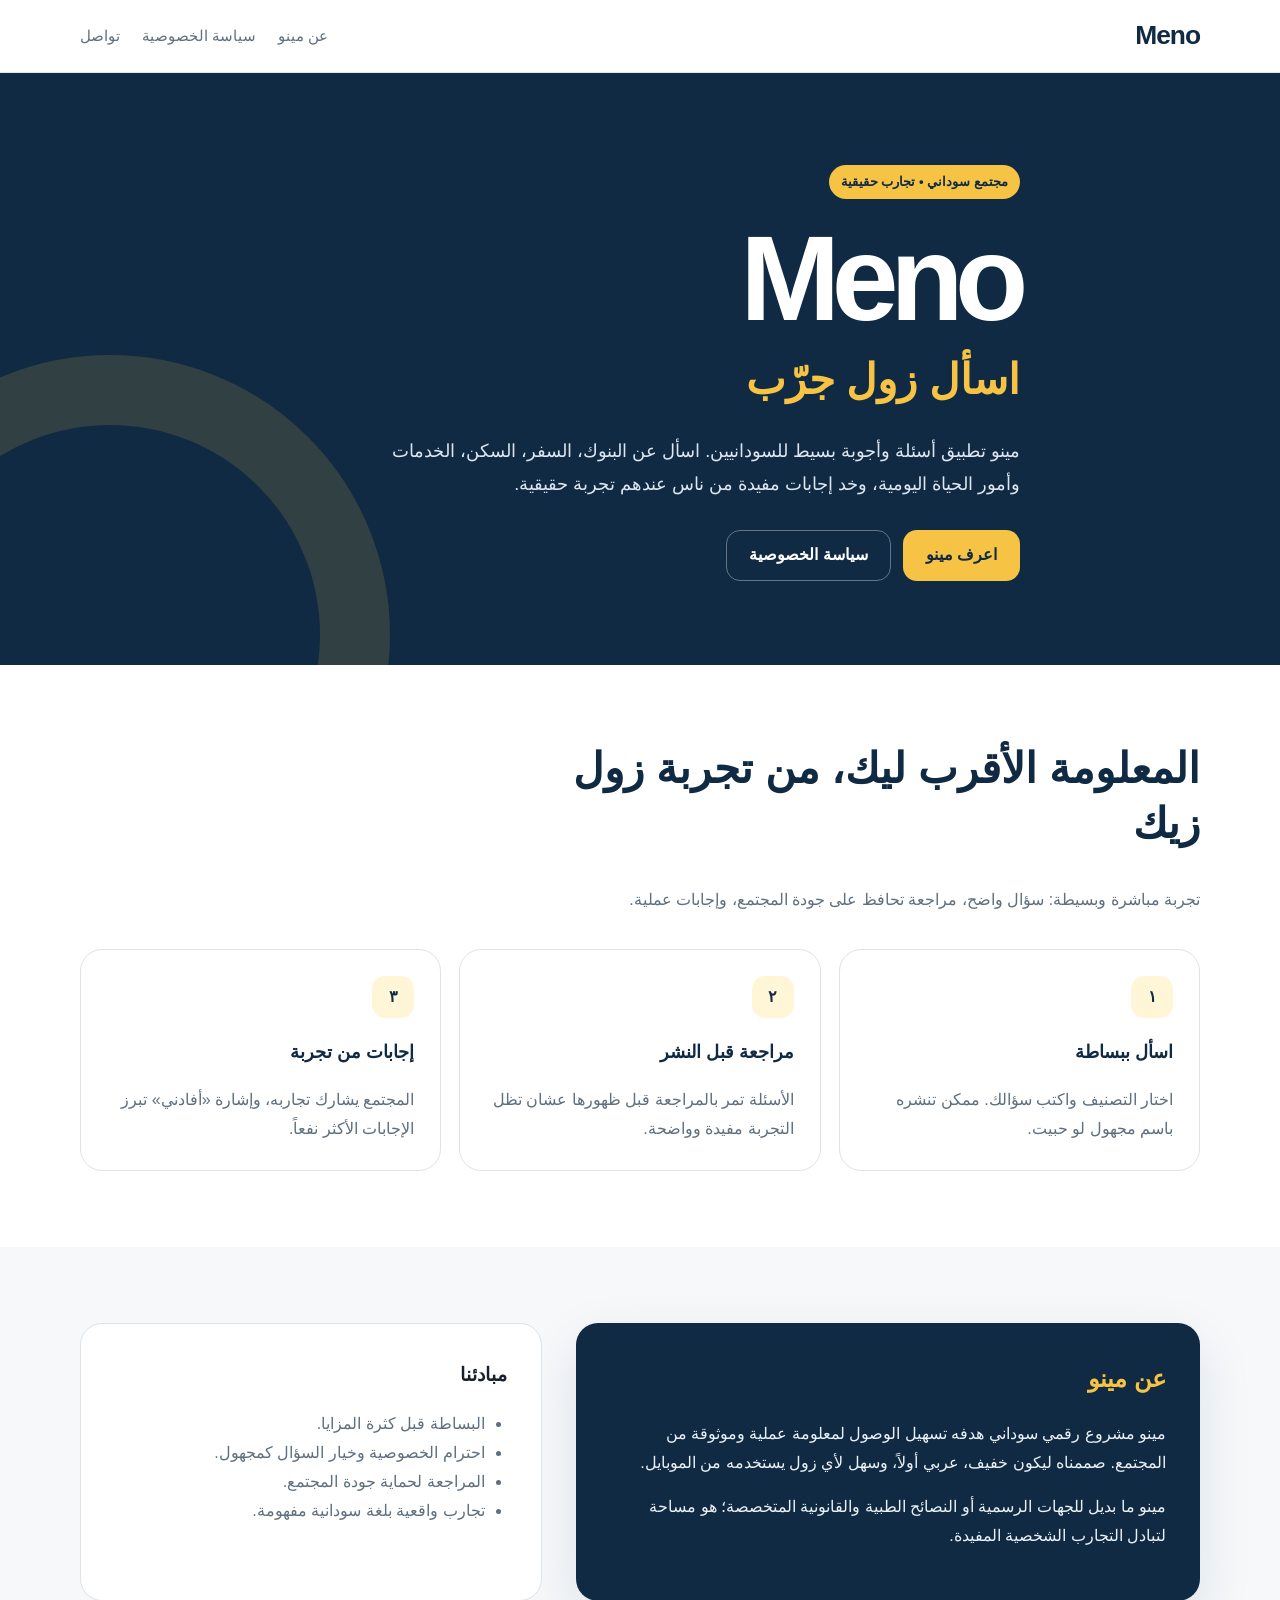
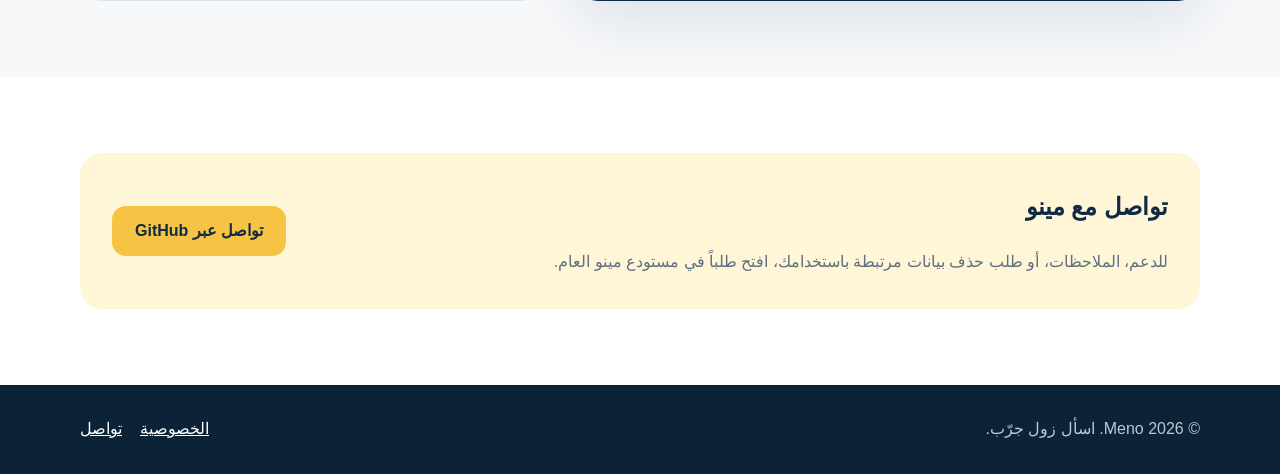
<file: docs/index.html>
<!doctype html>
<html lang="ar" dir="rtl">
<head>
  <meta charset="utf-8">
  <meta name="viewport" content="width=device-width, initial-scale=1">
  <meta name="theme-color" content="#102a43">
  <meta name="description" content="مينو منصة سودانية بسيطة للأسئلة والأجوبة المبنية على التجارب الحقيقية.">
  <meta property="og:title" content="Meno — اسأل زول جرّب">
  <meta property="og:description" content="اسأل المجتمع السوداني وخد إجابات من ناس جرّبوا.">
  <meta property="og:type" content="website">
  <meta property="og:url" content="https://3bdulra7maaan.github.io/meno-app/">
  <title>Meno | اسأل زول جرّب</title>
  <link rel="stylesheet" href="styles.css">
</head>
<body>
  <header class="site-header">
    <div class="container nav">
      <a class="brand" href="./" aria-label="Meno الرئيسية">Meno</a>
      <nav class="nav-links" aria-label="التنقل الرئيسي">
        <a href="#about">عن مينو</a>
        <a href="privacy.html">سياسة الخصوصية</a>
        <a href="#contact">تواصل</a>
      </nav>
    </div>
  </header>

  <main>
    <section class="hero">
      <div class="container hero-content">
        <span class="eyebrow">مجتمع سوداني • تجارب حقيقية</span>
        <h1>Meno</h1>
        <p class="tagline">اسأل زول جرّب</p>
        <p class="hero-copy">مينو تطبيق أسئلة وأجوبة بسيط للسودانيين. اسأل عن البنوك، السفر، السكن، الخدمات وأمور الحياة اليومية، وخد إجابات مفيدة من ناس عندهم تجربة حقيقية.</p>
        <div class="hero-actions">
          <a class="button button-primary" href="#about">اعرف مينو</a>
          <a class="button button-secondary" href="privacy.html">سياسة الخصوصية</a>
        </div>
      </div>
    </section>

    <section class="section section-white" aria-labelledby="how-title">
      <div class="container">
        <div class="section-heading">
          <h2 id="how-title">المعلومة الأقرب ليك، من تجربة زول زيك</h2>
          <p>تجربة مباشرة وبسيطة: سؤال واضح، مراجعة تحافظ على جودة المجتمع، وإجابات عملية.</p>
        </div>
        <div class="cards">
          <article class="card">
            <span class="card-number">١</span>
            <h3>اسأل ببساطة</h3>
            <p>اختار التصنيف واكتب سؤالك. ممكن تنشره باسم مجهول لو حبيت.</p>
          </article>
          <article class="card">
            <span class="card-number">٢</span>
            <h3>مراجعة قبل النشر</h3>
            <p>الأسئلة تمر بالمراجعة قبل ظهورها عشان تظل التجربة مفيدة وواضحة.</p>
          </article>
          <article class="card">
            <span class="card-number">٣</span>
            <h3>إجابات من تجربة</h3>
            <p>المجتمع يشارك تجاربه، وإشارة «أفادني» تبرز الإجابات الأكثر نفعاً.</p>
          </article>
        </div>
      </div>
    </section>

    <section class="section" id="about" aria-labelledby="about-title">
      <div class="container about-panel">
        <div class="about-copy">
          <h2 id="about-title">عن مينو</h2>
          <p>مينو مشروع رقمي سوداني هدفه تسهيل الوصول لمعلومة عملية وموثوقة من المجتمع. صممناه ليكون خفيف، عربي أولاً، وسهل لأي زول يستخدمه من الموبايل.</p>
          <p>مينو ما بديل للجهات الرسمية أو النصائح الطبية والقانونية المتخصصة؛ هو مساحة لتبادل التجارب الشخصية المفيدة.</p>
        </div>
        <div class="principles">
          <h3>مبادئنا</h3>
          <ul>
            <li>البساطة قبل كثرة المزايا.</li>
            <li>احترام الخصوصية وخيار السؤال كمجهول.</li>
            <li>المراجعة لحماية جودة المجتمع.</li>
            <li>تجارب واقعية بلغة سودانية مفهومة.</li>
          </ul>
        </div>
      </div>
    </section>

    <section class="section section-white" id="contact" aria-labelledby="contact-title">
      <div class="container contact-box">
        <div>
          <h2 id="contact-title">تواصل مع مينو</h2>
          <p>للدعم، الملاحظات، أو طلب حذف بيانات مرتبطة باستخدامك، افتح طلباً في مستودع مينو العام.</p>
        </div>
        <a class="button button-primary" href="https://github.com/3bdulra7maaan/meno-app/issues" rel="noopener">تواصل عبر GitHub</a>
      </div>
    </section>
  </main>

  <footer class="site-footer">
    <div class="container footer-row">
      <span>© 2026 Meno. اسأل زول جرّب.</span>
      <div class="footer-links">
        <a href="privacy.html">الخصوصية</a>
        <a href="#contact">تواصل</a>
      </div>
    </div>
  </footer>
</body>
</html>
</file>
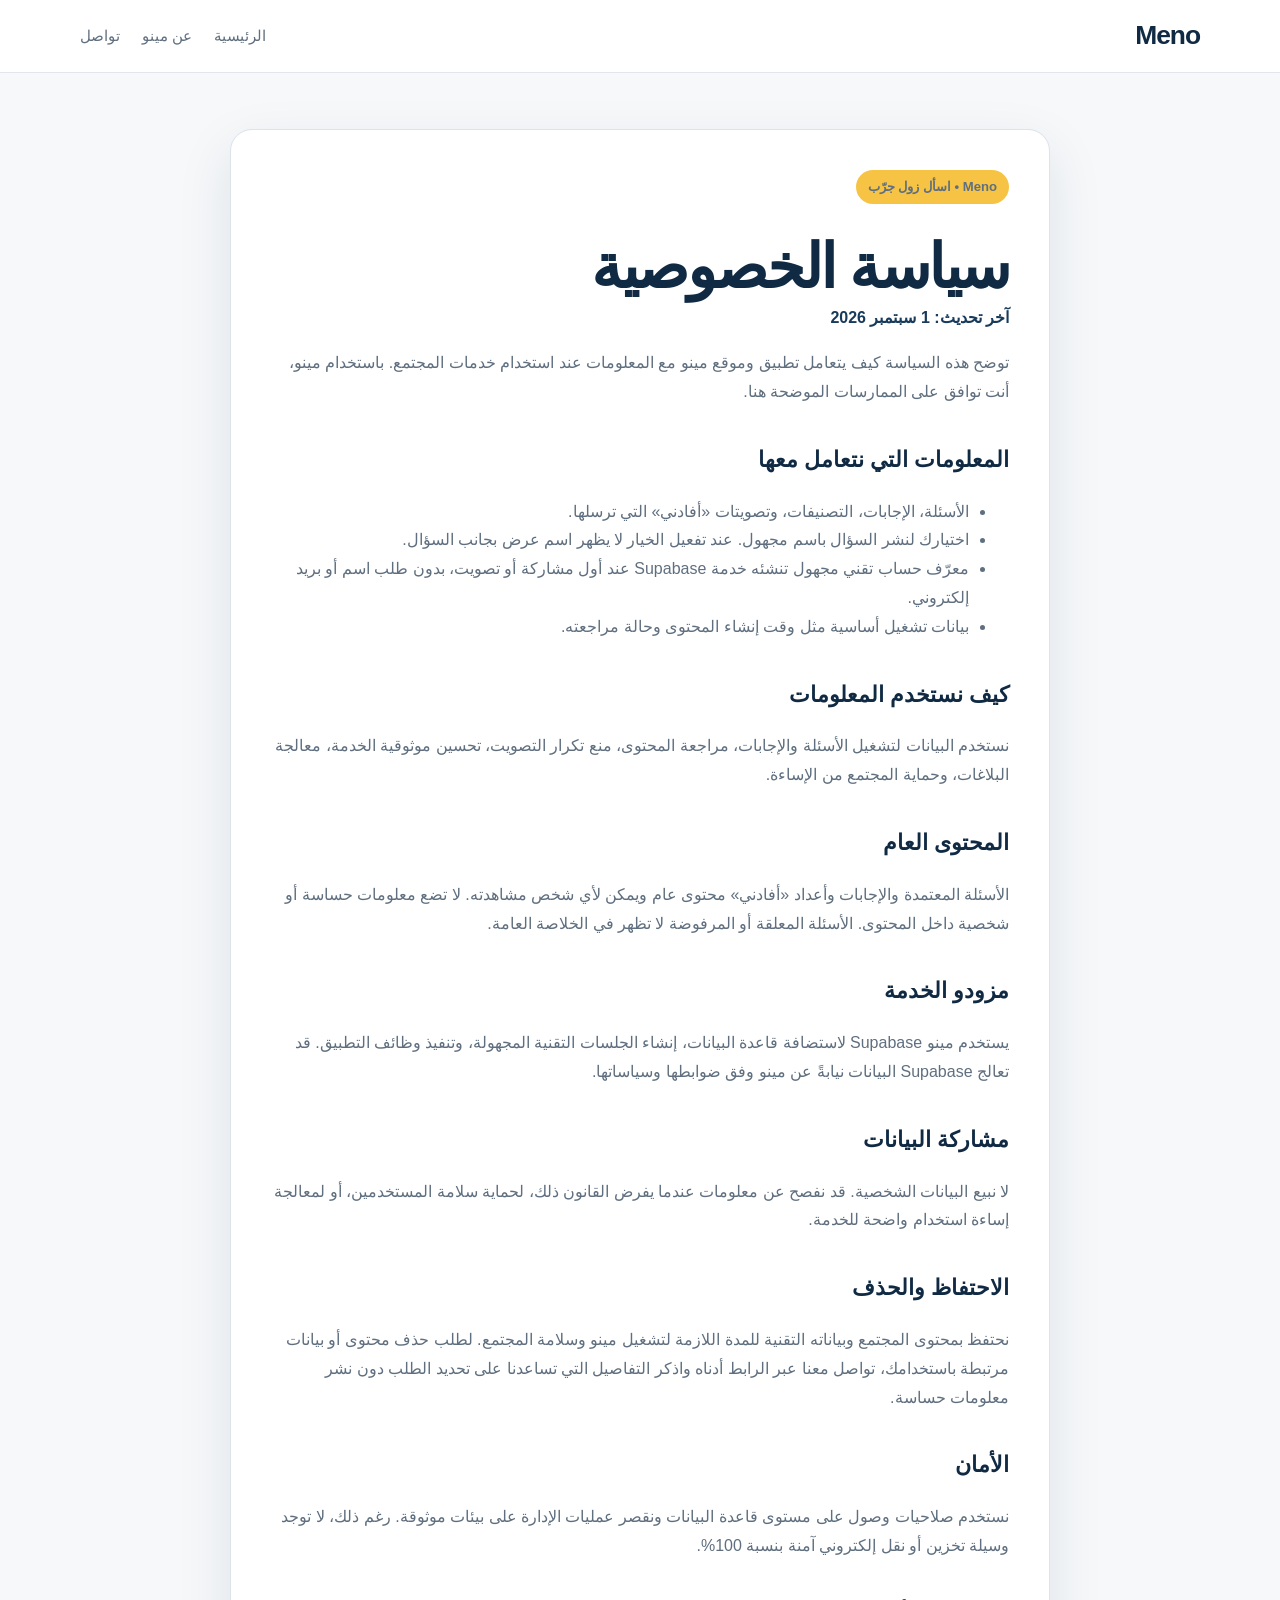
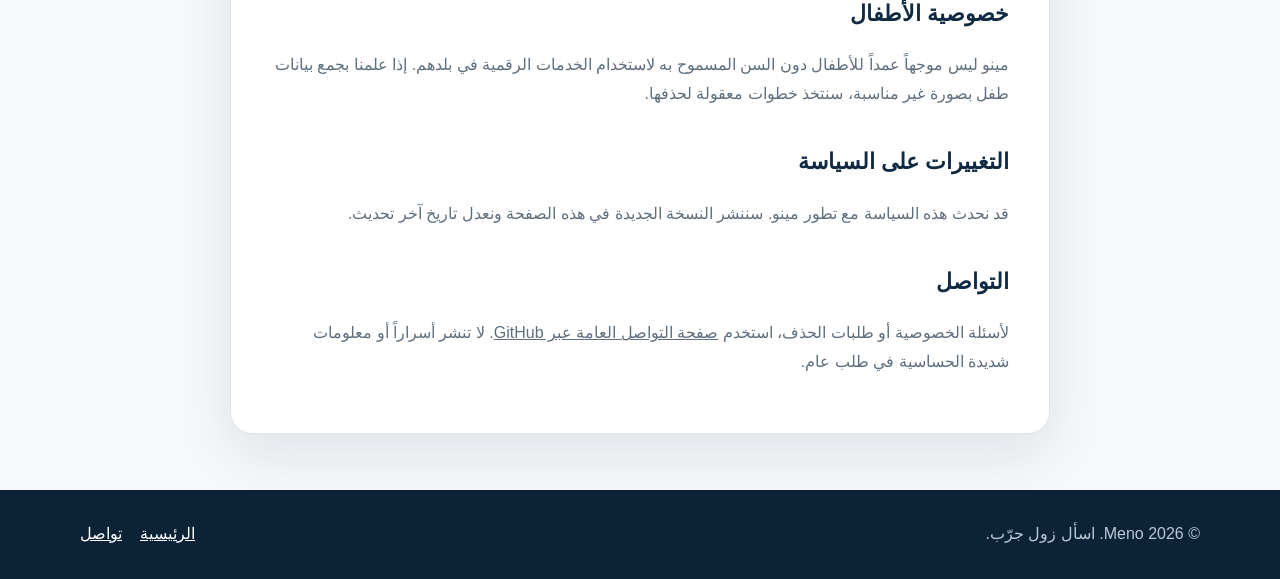
<file: docs/privacy.html>
<!doctype html>
<html lang="ar" dir="rtl">
<head>
  <meta charset="utf-8">
  <meta name="viewport" content="width=device-width, initial-scale=1">
  <meta name="theme-color" content="#102a43">
  <meta name="description" content="سياسة الخصوصية الرسمية لتطبيق Meno.">
  <meta property="og:title" content="سياسة الخصوصية | Meno">
  <meta property="og:description" content="كيف يتعامل مينو مع بيانات المستخدمين ومحتوى المجتمع.">
  <meta property="og:type" content="website">
  <meta property="og:url" content="https://3bdulra7maaan.github.io/meno-app/privacy.html">
  <title>سياسة الخصوصية | Meno</title>
  <link rel="stylesheet" href="styles.css">
</head>
<body>
  <header class="site-header">
    <div class="container nav">
      <a class="brand" href="./" aria-label="Meno الرئيسية">Meno</a>
      <nav class="nav-links" aria-label="التنقل الرئيسي">
        <a href="./">الرئيسية</a>
        <a href="./#about">عن مينو</a>
        <a href="./#contact">تواصل</a>
      </nav>
    </div>
  </header>

  <main class="container">
    <article class="legal">
      <p class="eyebrow">Meno • اسأل زول جرّب</p>
      <h1>سياسة الخصوصية</h1>
      <p class="updated">آخر تحديث: 1 سبتمبر 2026</p>

      <p>توضح هذه السياسة كيف يتعامل تطبيق وموقع مينو مع المعلومات عند استخدام خدمات المجتمع. باستخدام مينو، أنت توافق على الممارسات الموضحة هنا.</p>

      <h2>المعلومات التي نتعامل معها</h2>
      <ul>
        <li>الأسئلة، الإجابات، التصنيفات، وتصويتات «أفادني» التي ترسلها.</li>
        <li>اختيارك لنشر السؤال باسم مجهول. عند تفعيل الخيار لا يظهر اسم عرض بجانب السؤال.</li>
        <li>معرّف حساب تقني مجهول تنشئه خدمة Supabase عند أول مشاركة أو تصويت، بدون طلب اسم أو بريد إلكتروني.</li>
        <li>بيانات تشغيل أساسية مثل وقت إنشاء المحتوى وحالة مراجعته.</li>
      </ul>

      <h2>كيف نستخدم المعلومات</h2>
      <p>نستخدم البيانات لتشغيل الأسئلة والإجابات، مراجعة المحتوى، منع تكرار التصويت، تحسين موثوقية الخدمة، معالجة البلاغات، وحماية المجتمع من الإساءة.</p>

      <h2>المحتوى العام</h2>
      <p>الأسئلة المعتمدة والإجابات وأعداد «أفادني» محتوى عام ويمكن لأي شخص مشاهدته. لا تضع معلومات حساسة أو شخصية داخل المحتوى. الأسئلة المعلقة أو المرفوضة لا تظهر في الخلاصة العامة.</p>

      <h2>مزودو الخدمة</h2>
      <p>يستخدم مينو Supabase لاستضافة قاعدة البيانات، إنشاء الجلسات التقنية المجهولة، وتنفيذ وظائف التطبيق. قد تعالج Supabase البيانات نيابةً عن مينو وفق ضوابطها وسياساتها.</p>

      <h2>مشاركة البيانات</h2>
      <p>لا نبيع البيانات الشخصية. قد نفصح عن معلومات عندما يفرض القانون ذلك، لحماية سلامة المستخدمين، أو لمعالجة إساءة استخدام واضحة للخدمة.</p>

      <h2>الاحتفاظ والحذف</h2>
      <p>نحتفظ بمحتوى المجتمع وبياناته التقنية للمدة اللازمة لتشغيل مينو وسلامة المجتمع. لطلب حذف محتوى أو بيانات مرتبطة باستخدامك، تواصل معنا عبر الرابط أدناه واذكر التفاصيل التي تساعدنا على تحديد الطلب دون نشر معلومات حساسة.</p>

      <h2>الأمان</h2>
      <p>نستخدم صلاحيات وصول على مستوى قاعدة البيانات ونقصر عمليات الإدارة على بيئات موثوقة. رغم ذلك، لا توجد وسيلة تخزين أو نقل إلكتروني آمنة بنسبة 100%.</p>

      <h2>خصوصية الأطفال</h2>
      <p>مينو ليس موجهاً عمداً للأطفال دون السن المسموح به لاستخدام الخدمات الرقمية في بلدهم. إذا علمنا بجمع بيانات طفل بصورة غير مناسبة، سنتخذ خطوات معقولة لحذفها.</p>

      <h2>التغييرات على السياسة</h2>
      <p>قد نحدث هذه السياسة مع تطور مينو. سننشر النسخة الجديدة في هذه الصفحة ونعدل تاريخ آخر تحديث.</p>

      <h2>التواصل</h2>
      <p>لأسئلة الخصوصية أو طلبات الحذف، استخدم <a href="https://github.com/3bdulra7maaan/meno-app/issues">صفحة التواصل العامة عبر GitHub</a>. لا تنشر أسراراً أو معلومات شديدة الحساسية في طلب عام.</p>
    </article>
  </main>

  <footer class="site-footer">
    <div class="container footer-row">
      <span>© 2026 Meno. اسأل زول جرّب.</span>
      <div class="footer-links">
        <a href="./">الرئيسية</a>
        <a href="./#contact">تواصل</a>
      </div>
    </div>
  </footer>
</body>
</html>
</file>
<file: docs/styles.css>
:root {
  --navy: #102a43;
  --navy-soft: #183b5b;
  --gold: #f6c344;
  --gold-soft: #fff6d8;
  --ink: #17212b;
  --muted: #5f6f7f;
  --surface: #f6f8fa;
  --white: #ffffff;
  --border: #dce3e9;
  --radius: 22px;
  --shadow: 0 20px 55px rgba(16, 42, 67, 0.1);
}

* { box-sizing: border-box; }

html { scroll-behavior: smooth; }

body {
  margin: 0;
  color: var(--ink);
  background: var(--surface);
  font-family: Tahoma, Arial, sans-serif;
  line-height: 1.8;
  -webkit-font-smoothing: antialiased;
}

a { color: inherit; }

.container {
  width: min(1120px, calc(100% - 32px));
  margin-inline: auto;
}

.site-header {
  position: sticky;
  top: 0;
  z-index: 10;
  border-bottom: 1px solid rgba(220, 227, 233, 0.85);
  background: rgba(255, 255, 255, 0.94);
  backdrop-filter: blur(12px);
}

.nav {
  min-height: 72px;
  display: flex;
  align-items: center;
  justify-content: space-between;
  gap: 24px;
}

.brand {
  color: var(--navy);
  font-family: Arial, sans-serif;
  font-size: 1.65rem;
  font-weight: 900;
  letter-spacing: -0.04em;
  text-decoration: none;
}

.nav-links {
  display: flex;
  align-items: center;
  gap: 22px;
  color: var(--muted);
  font-size: 0.95rem;
}

.nav-links a { text-decoration: none; }
.nav-links a:hover, .nav-links a:focus-visible { color: var(--navy); }

.hero {
  position: relative;
  overflow: hidden;
  background: var(--navy);
  color: var(--white);
  padding: 92px 0 84px;
}

.hero::after {
  content: "";
  position: absolute;
  width: 420px;
  height: 420px;
  left: -170px;
  bottom: -250px;
  border: 70px solid rgba(246, 195, 68, 0.14);
  border-radius: 50%;
}

.hero-content {
  position: relative;
  z-index: 1;
  max-width: 760px;
}

.eyebrow {
  display: inline-flex;
  align-items: center;
  gap: 8px;
  padding: 5px 12px;
  color: var(--navy);
  background: var(--gold);
  border-radius: 999px;
  font-size: 0.82rem;
  font-weight: 800;
}

h1, h2, h3, p { margin-top: 0; }

h1 {
  margin: 22px 0 8px;
  font-family: Arial, sans-serif;
  font-size: clamp(3.6rem, 10vw, 7.5rem);
  line-height: 0.95;
  letter-spacing: -0.07em;
}

.tagline {
  margin-bottom: 18px;
  color: var(--gold);
  font-size: clamp(1.65rem, 4vw, 2.6rem);
  font-weight: 900;
}

.hero-copy {
  max-width: 660px;
  color: #dce7f1;
  font-size: 1.12rem;
}

.hero-actions {
  display: flex;
  flex-wrap: wrap;
  gap: 12px;
  margin-top: 30px;
}

.button {
  display: inline-flex;
  min-height: 48px;
  align-items: center;
  justify-content: center;
  padding: 10px 22px;
  border: 1px solid transparent;
  border-radius: 14px;
  font-weight: 800;
  text-decoration: none;
}

.button-primary { color: var(--navy); background: var(--gold); }
.button-secondary { color: var(--white); border-color: rgba(255, 255, 255, 0.35); }
.button:hover, .button:focus-visible { transform: translateY(-1px); }

.section { padding: 76px 0; }
.section-white { background: var(--white); }

.section-heading { max-width: 700px; margin-bottom: 34px; }
.section-heading h2 { color: var(--navy); font-size: clamp(1.9rem, 4vw, 2.65rem); line-height: 1.3; }
.section-heading p { color: var(--muted); }

.cards {
  display: grid;
  grid-template-columns: repeat(3, 1fr);
  gap: 18px;
}

.card {
  padding: 26px;
  border: 1px solid var(--border);
  border-radius: var(--radius);
  background: var(--white);
}

.card-number {
  display: grid;
  width: 42px;
  height: 42px;
  place-items: center;
  margin-bottom: 18px;
  color: var(--navy);
  background: var(--gold-soft);
  border-radius: 13px;
  font-family: Arial, sans-serif;
  font-weight: 900;
}

.card h3 { color: var(--navy); font-size: 1.12rem; }
.card p { margin-bottom: 0; color: var(--muted); }

.about-panel {
  display: grid;
  grid-template-columns: 1.15fr 0.85fr;
  gap: 34px;
  align-items: stretch;
}

.about-copy, .principles {
  padding: 34px;
  border-radius: var(--radius);
}

.about-copy { background: var(--navy); color: #eaf1f7; box-shadow: var(--shadow); }
.about-copy h2 { color: var(--gold); }
.principles { border: 1px solid var(--border); background: var(--white); }
.principles ul { margin: 0; padding-right: 22px; color: var(--muted); }

.contact-box {
  display: flex;
  align-items: center;
  justify-content: space-between;
  gap: 24px;
  padding: 32px;
  border-radius: var(--radius);
  background: var(--gold-soft);
}

.contact-box h2 { color: var(--navy); }
.contact-box p { margin-bottom: 0; color: var(--muted); }

.legal {
  max-width: 820px;
  margin: 56px auto;
  padding: 40px;
  border: 1px solid var(--border);
  border-radius: var(--radius);
  background: var(--white);
  box-shadow: var(--shadow);
}

.legal h1 { color: var(--navy); font-size: clamp(2.2rem, 7vw, 3.8rem); letter-spacing: -0.04em; }
.legal h2 { margin-top: 34px; color: var(--navy); font-size: 1.35rem; }
.legal p, .legal li { color: var(--muted); }
.legal .updated { color: var(--navy-soft); font-weight: 700; }

.site-footer {
  padding: 30px 0;
  color: #b9c8d5;
  background: #0b2237;
}

.footer-row {
  display: flex;
  justify-content: space-between;
  gap: 20px;
  align-items: center;
}

.footer-links { display: flex; gap: 18px; }
.footer-links a { color: var(--white); }

:focus-visible { outline: 3px solid var(--gold); outline-offset: 3px; }

@media (max-width: 760px) {
  .nav { min-height: 64px; }
  .nav-links a:not(:last-child) { display: none; }
  .hero { padding: 70px 0 64px; }
  .cards, .about-panel { grid-template-columns: 1fr; }
  .contact-box, .footer-row { align-items: flex-start; flex-direction: column; }
  .section { padding: 56px 0; }
  .legal { margin: 24px auto; padding: 24px; }
}

@media (prefers-reduced-motion: reduce) {
  html { scroll-behavior: auto; }
  *, *::before, *::after { transition: none !important; }
}
</file>
